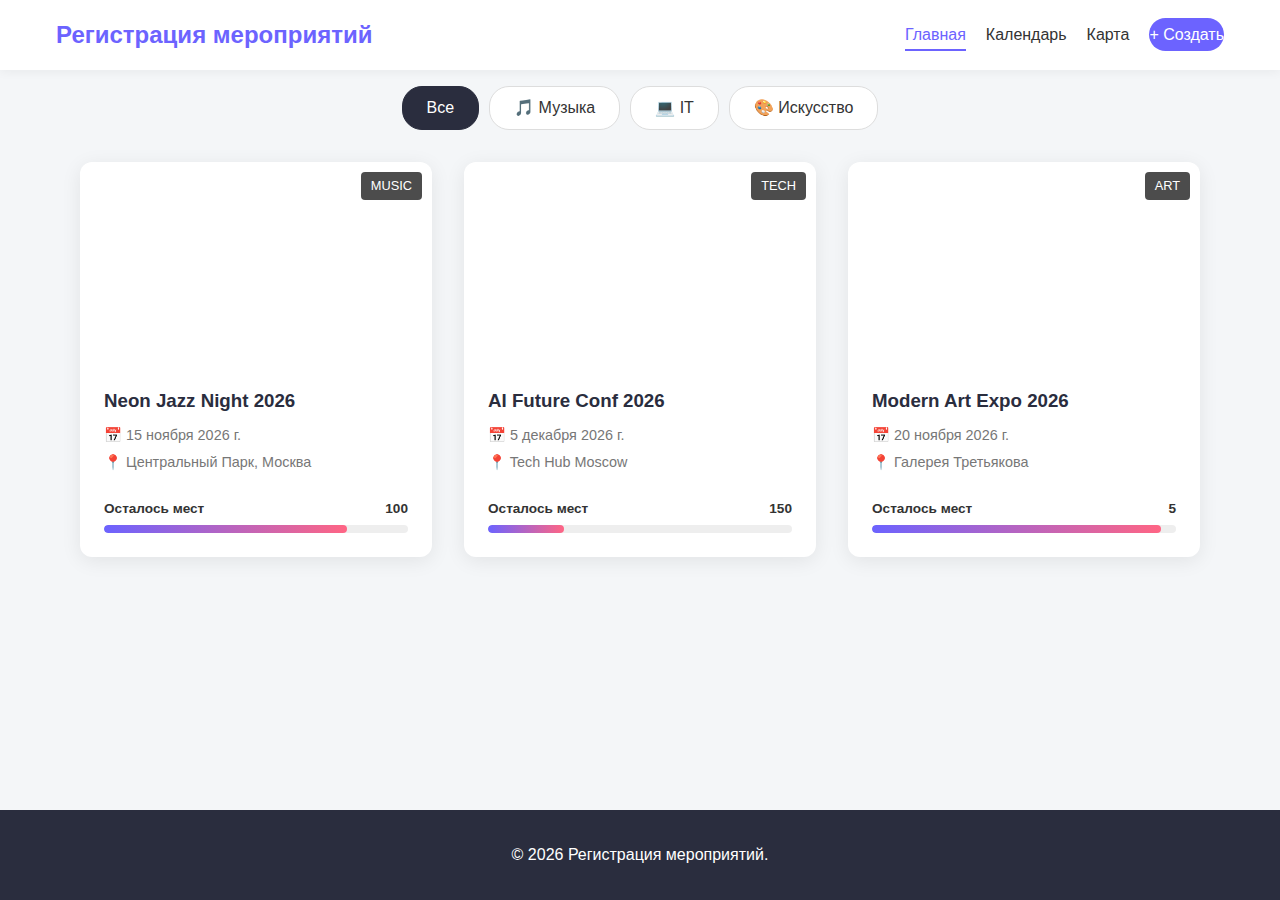
<file: index.html>
<!DOCTYPE html>
<html lang="ru">
<head>
    <meta charset="UTF-8">
    <meta name="viewport" content="width=device-width, initial-scale=1.0">
    <title>Регистрация мероприятий - Главная</title>
    <link rel="stylesheet" href="style.css">
</head>
<body>
    <header class="site-header">
        <div class="container header-content">
            <a href="index.html" class="logo">Регистрация мероприятий</a>
            <nav class="main-nav">
                <ul>
                    <li><a href="index.html" class="active">Главная</a></li>
                    <li><a href="calendar.html">Календарь</a></li>
                    <li><a href="map.html">Карта</a></li>
                    <li><a href="create.html" class="btn-create-nav">+ Создать</a></li>
                </ul>
            </nav>
            <div class="mobile-menu-icon">☰</div>
        </div>
    </header>

    <main class="container">
        <section class="filters-section">
            <input type="radio" name="category-filter" id="filter-all" checked>
            <input type="radio" name="category-filter" id="filter-music">
            <input type="radio" name="category-filter" id="filter-tech">
            <input type="radio" name="category-filter" id="filter-art">

            <div class="filter-buttons">
                <label for="filter-all" class="filter-btn">Все</label>
                <label for="filter-music" class="filter-btn">🎵 Музыка</label>
                <label for="filter-tech" class="filter-btn">💻 IT</label>
                <label for="filter-art" class="filter-btn">🎨 Искусство</label>
            </div>

            <div class="events-grid" id="events-container">
            </div>
        </section>
    </main>

    <footer class="site-footer">
        <div class="container"><p>&copy; 2026 Регистрация мероприятий.</p></div>
    </footer>

    <script>
        const STORAGE_KEY = 'eventfinder_data_2026_v2'; 

        const IMAGES = {
            music: "https://images.unsplash.com/photo-1459749411177-287ce38e8b7c?auto=format&fit=crop&w=800&q=80",
            tech: "https://images.unsplash.com/photo-1544531586-fde5298cdd40?auto=format&fit=crop&w=800&q=80",
            art: "https://images.unsplash.com/photo-1518998053901-5348d3961a04?auto=format&fit=crop&w=800&q=80"
        };

        const DEFAULT_EVENTS = [
            {
                id: 1,
                title: "Neon Jazz Night 2026",
                category: "music",
                date: "2026-11-15",
                location: "Центральный Парк, Москва",
                lat: 55.751244,
                lng: 37.618423,
                totalTickets: 500,
                soldTickets: 400,
                image: IMAGES.music
            },
            {
                id: 2,
                title: "AI Future Conf 2026",
                category: "tech",
                date: "2026-12-05",
                location: "Tech Hub Moscow",
                lat: 55.755814,
                lng: 37.617635,
                totalTickets: 200,
                soldTickets: 50,
                image: IMAGES.tech
            },
            {
                id: 3,
                title: "Modern Art Expo 2026",
                category: "art",
                date: "2026-11-20",
                location: "Галерея Третьякова",
                lat: 55.741456,
                lng: 37.620903,
                totalTickets: 100,
                soldTickets: 95,
                image: IMAGES.art
            }
        ];

        function getEvents() {
            try {
                const stored = localStorage.getItem(STORAGE_KEY);
                if (stored) {
                    return JSON.parse(stored);
                }
            } catch (e) {
                console.error("Ошибка чтения данных:", e);
                localStorage.removeItem(STORAGE_KEY); 
            }
            return DEFAULT_EVENTS;
        }

        function renderEvents(events) {
            const container = document.getElementById('events-container');
            if (!container) return;
            
            container.innerHTML = '';

            if (!events || events.length === 0) {
                container.innerHTML = '<p style="grid-column: 1/-1; text-align: center; padding: 2rem;">Событий пока нет. <a href="create.html" style="color:var(--primary)">Создайте первое!</a></p>';
                return;
            }

            events.forEach(event => {
                const percent = Math.min(100, (event.soldTickets / event.totalTickets) * 100);
                const left = event.totalTickets - event.soldTickets;
                const catName = event.category === 'music' ? 'Music' : event.category === 'tech' ? 'Tech' : 'Art';
                
                let dateStr = event.date;
                try {
                    dateStr = new Date(event.date).toLocaleDateString('ru-RU', {day:'numeric', month:'long', year:'numeric'});
                } catch(e) {}

                const card = document.createElement('article');
                card.className = `event-card cat-${event.category} show-all show-${event.category}`;
                card.innerHTML = `
                    <div class="card-image">
                        <img src="${event.image || IMAGES[event.category]}" alt="${event.title}" loading="lazy" onerror="this.src='https://via.placeholder.com/800x600?text=No+Image'">
                        <span class="badge">${catName}</span>
                    </div>
                    <div class="card-content">
                        <h3>${event.title || 'Без названия'}</h3>
                        <p class="date">📅 ${dateStr}</p>
                        <p class="location">📍 ${event.location || 'Место не указано'}</p>
                        <div class="ticket-progress">
                            <div class="progress-info"><span>Осталось мест</span><span>${left}</span></div>
                            <div class="progress-bar"><div class="progress-fill" style="width: ${percent}%"></div></div>
                        </div>
                    </div>
                `;
                container.appendChild(card);
            });
            
            initFilters();
        }

        function initFilters() {
            const filterBtns = document.querySelectorAll('.filter-btn');
            const allCards = document.querySelectorAll('.event-card');
            
            filterBtns.forEach(btn => {
                btn.onclick = function() {
                    filterBtns.forEach(b => b.classList.remove('active'));
                    this.classList.add('active');
                    
                    const category = this.getAttribute('for').replace('filter-', '');
                    
                    allCards.forEach(card => {
                        if (category === 'all') {
                            card.style.display = 'block';
                        } else {
                            card.style.display = card.classList.contains(`show-${category}`) ? 'block' : 'none';
                        }
                    });
                };
            });
        }

        document.addEventListener('DOMContentLoaded', () => {
            try {
                const events = getEvents();
                renderEvents(events);
            } catch (e) {
                console.error("Критическая ошибка при запуске:", e);
                document.getElementById('events-container').innerHTML = '<p>Произошла ошибка при загрузке событий. Попробуйте обновить страницу.</p>';
            }
        });
    </script>
</body>
</html>
</file>
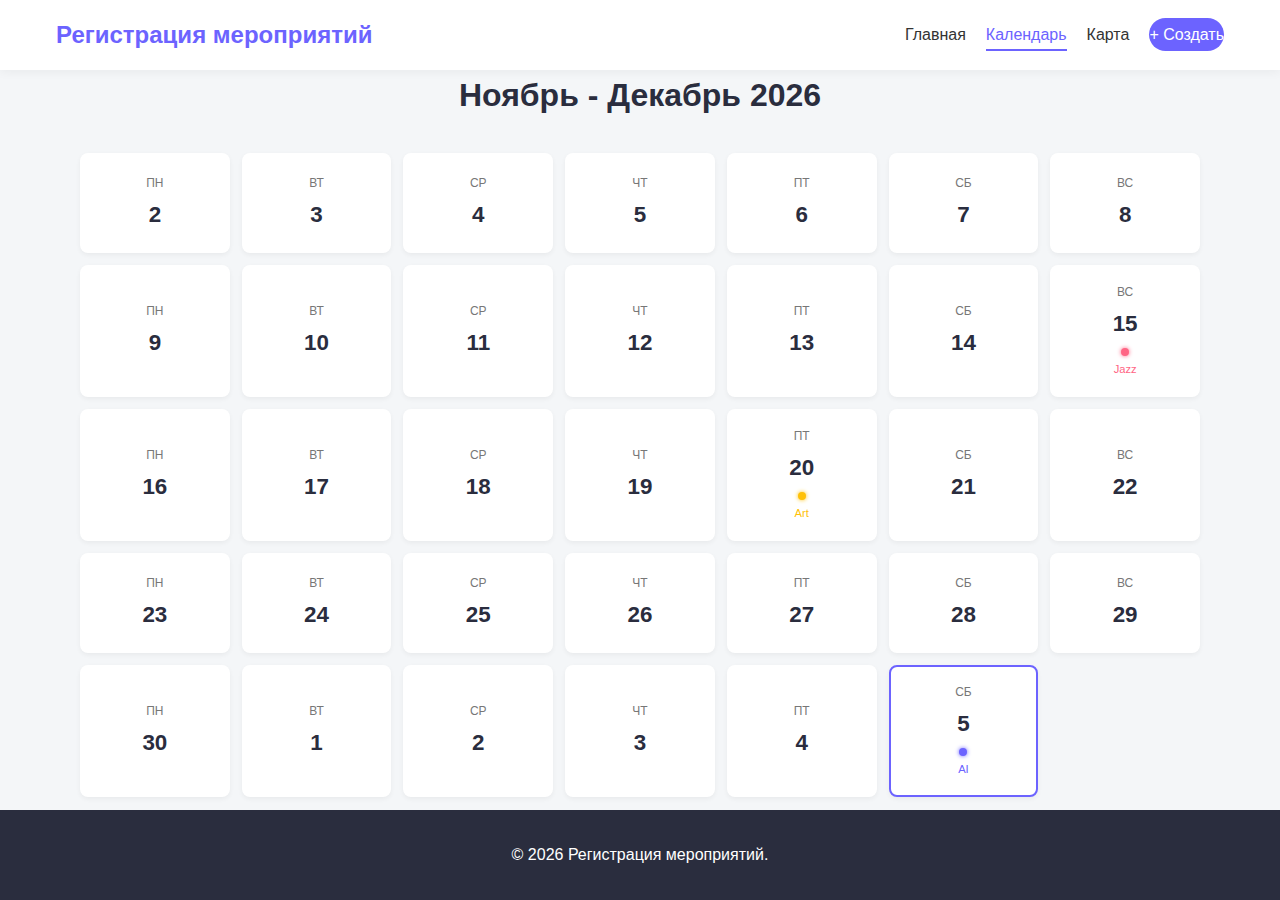
<file: calendar.html>
<!DOCTYPE html>
<html lang="ru">
<head>
    <meta charset="UTF-8">
    <meta name="viewport" content="width=device-width, initial-scale=1.0">
    <title>Регистрация мероприятий - Календарь</title>
    <link rel="stylesheet" href="style.css">
</head>
<body>
    <header class="site-header">
        <div class="container header-content">
            <a href="main.html" class="logo">Регистрация мероприятий</a>
            <nav class="main-nav">
                <ul>
                    <li><a href="index.html">Главная</a></li>
                    <li><a href="calendar.html" class="active">Календарь</a></li>
                    <li><a href="map.html">Карта</a></li>
                    <li><a href="create.html" class="btn-create-nav">+ Создать</a></li>
                </ul>
            </nav>
            <div class="mobile-menu-icon">☰</div>
        </div>
    </header>

    <main class="container">
        <section class="calendar-section">
            <h1>Ноябрь - Декабрь 2026</h1>
            
            <input type="checkbox" id="modal-1" class="modal-trigger">
            <input type="checkbox" id="modal-2" class="modal-trigger">
            <input type="checkbox" id="modal-3" class="modal-trigger">

            <div class="calendar-grid">
                <div class="calendar-day"><span class="day-name">Пн</span><span class="day-num">2</span></div>
                <div class="calendar-day"><span class="day-name">Вт</span><span class="day-num">3</span></div>
                <div class="calendar-day"><span class="day-name">Ср</span><span class="day-num">4</span></div>
                <div class="calendar-day"><span class="day-name">Чт</span><span class="day-num">5</span></div>
                <div class="calendar-day"><span class="day-name">Пт</span><span class="day-num">6</span></div>
                <div class="calendar-day"><span class="day-name">Сб</span><span class="day-num">7</span></div>
                <div class="calendar-day"><span class="day-name">Вс</span><span class="day-num">8</span></div>
                <div class="calendar-day"><span class="day-name">Пн</span><span class="day-num">9</span></div>
                <div class="calendar-day"><span class="day-name">Вт</span><span class="day-num">10</span></div>
                <div class="calendar-day"><span class="day-name">Ср</span><span class="day-num">11</span></div>
                <div class="calendar-day"><span class="day-name">Чт</span><span class="day-num">12</span></div>
                <div class="calendar-day"><span class="day-name">Пт</span><span class="day-num">13</span></div>
                <div class="calendar-day"><span class="day-name">Сб</span><span class="day-num">14</span></div>

                <label for="modal-1" class="calendar-day">
                    <span class="day-name">Вс</span>
                    <span class="day-num">15</span>
                    <span class="event-dot music"></span>
                    <span style="font-size: 0.7rem; margin-top: 5px; color: var(--accent);">Jazz</span>
                </label>

                <div class="calendar-day"><span class="day-name">Пн</span><span class="day-num">16</span></div>
                <div class="calendar-day"><span class="day-name">Вт</span><span class="day-num">17</span></div>
                <div class="calendar-day"><span class="day-name">Ср</span><span class="day-num">18</span></div>
                <div class="calendar-day"><span class="day-name">Чт</span><span class="day-num">19</span></div>

                <label for="modal-2" class="calendar-day">
                    <span class="day-name">Пт</span>
                    <span class="day-num">20</span>
                    <span class="event-dot art"></span>
                    <span style="font-size: 0.7rem; margin-top: 5px; color: #FFC107;">Art</span>
                </label>

                <div class="calendar-day"><span class="day-name">Сб</span><span class="day-num">21</span></div>
                <div class="calendar-day"><span class="day-name">Вс</span><span class="day-num">22</span></div>
                <div class="calendar-day"><span class="day-name">Пн</span><span class="day-num">23</span></div>
                <div class="calendar-day"><span class="day-name">Вт</span><span class="day-num">24</span></div>
                <div class="calendar-day"><span class="day-name">Ср</span><span class="day-num">25</span></div>
                <div class="calendar-day"><span class="day-name">Чт</span><span class="day-num">26</span></div>
                <div class="calendar-day"><span class="day-name">Пт</span><span class="day-num">27</span></div>
                <div class="calendar-day"><span class="day-name">Сб</span><span class="day-num">28</span></div>
                <div class="calendar-day"><span class="day-name">Вс</span><span class="day-num">29</span></div>
                <div class="calendar-day"><span class="day-name">Пн</span><span class="day-num">30</span></div>

                <div class="calendar-day"><span class="day-name">Вт</span><span class="day-num">1</span></div>
                
                 <div class="calendar-day"><span class="day-name">Ср</span><span class="day-num">2</span></div>
                 <div class="calendar-day"><span class="day-name">Чт</span><span class="day-num">3</span></div>
                 <div class="calendar-day"><span class="day-name">Пт</span><span class="day-num">4</span></div>
                 
                 <label for="modal-3" class="calendar-day" style="border-color: var(--primary);">
                    <span class="day-name">Сб</span>
                    <span class="day-num">5</span>
                    <span class="event-dot tech"></span>
                    <span style="font-size: 0.7rem; margin-top: 5px; color: var(--primary);">AI</span>
                </label>
            </div>

            <div class="modal-overlay modal-overlay-1">
                <div class="modal-content">
                    <label for="modal-1" class="close-modal">&times;</label>
                    <h3>🎵 Neon Jazz Night 2026</h3>
                    <p><strong>Дата:</strong> 15 Ноября 2026, Воскресенье</p>
                    <p><strong>Время:</strong> 19:00 - 23:00</p>
                    <p><strong>Место:</strong> Центральный Парк, Москва</p>
                    <p>Вечер живой джазовой музыки под открытым небом.</p>
                    <p style="color: var(--accent); font-weight: bold;">Осталось билетов: 20%</p>
                </div>
            </div>

            <div class="modal-overlay modal-overlay-2">
                <div class="modal-content">
                    <label for="modal-2" class="close-modal">&times;</label>
                    <h3>🎨 Modern Art Expo 2026</h3>
                    <p><strong>Дата:</strong> 20 Ноября 2026, Пятница</p>
                    <p><strong>Время:</strong> 10:00 - 20:00</p>
                    <p><strong>Место:</strong> Галерея Третьякова</p>
                    <p>Выставка современного искусства молодых авторов.</p>
                    <p style="color: #FFC107; font-weight: bold;">Осталось билетов: 5%</p>
                </div>
            </div>

            <div class="modal-overlay modal-overlay-3">
                <div class="modal-content">
                    <label for="modal-3" class="close-modal">&times;</label>
                    <h3>💻 AI Future Conference 2026</h3>
                    <p><strong>Дата:</strong> 5 Декабря 2026, Суббота</p>
                    <p><strong>Время:</strong> 09:00 - 18:00</p>
                    <p><strong>Место:</strong> Tech Hub Moscow</p>
                    <p>Крупнейшая конференция по искусственному интеллекту.</p>
                    <p style="color: var(--primary); font-weight: bold;">Осталось билетов: 75%</p>
                </div>
            </div>

        </section>
    </main>

    <footer class="site-footer">
        <div class="container"><p>&copy; 2026 Регистрация мероприятий.</p></div>
    </footer>
</body>
</html>
</file>
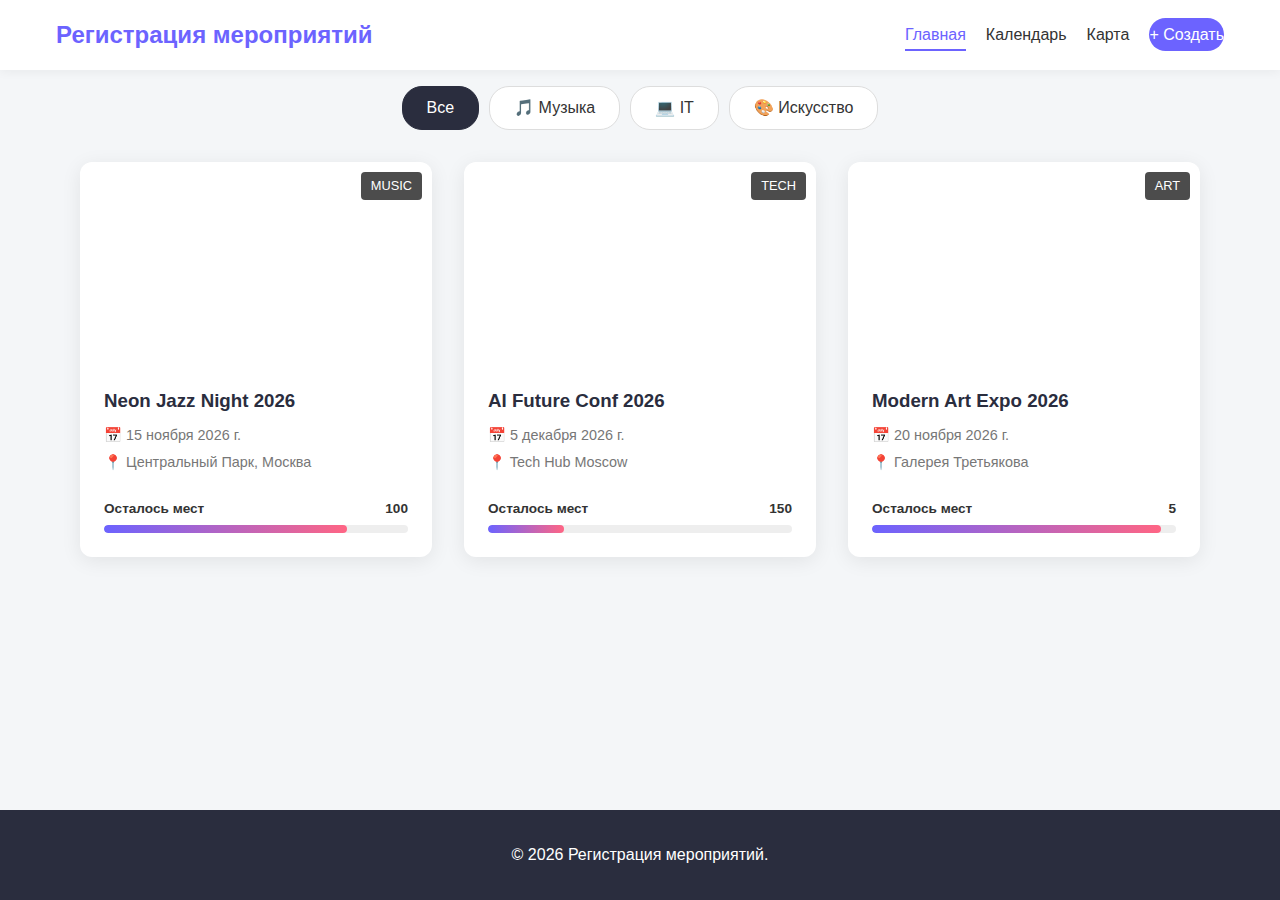
<file: main.html>
<!DOCTYPE html>
<html lang="ru">
<head>
    <meta charset="UTF-8">
    <meta name="viewport" content="width=device-width, initial-scale=1.0">
    <title>Регистрация мероприятий - Главная</title>
    <link rel="stylesheet" href="style.css">
</head>
<body>
    <header class="site-header">
        <div class="container header-content">
            <a href="main.html" class="logo">Регистрация мероприятий</a>
            <nav class="main-nav">
                <ul>
                    <li><a href="index.html" class="active">Главная</a></li>
                    <li><a href="calendar.html">Календарь</a></li>
                    <li><a href="map.html">Карта</a></li>
                    <li><a href="create.html" class="btn-create-nav">+ Создать</a></li>
                </ul>
            </nav>
            <div class="mobile-menu-icon">☰</div>
        </div>
    </header>

    <main class="container">
        <section class="filters-section">
            <input type="radio" name="category-filter" id="filter-all" checked>
            <input type="radio" name="category-filter" id="filter-music">
            <input type="radio" name="category-filter" id="filter-tech">
            <input type="radio" name="category-filter" id="filter-art">

            <div class="filter-buttons">
                <label for="filter-all" class="filter-btn">Все</label>
                <label for="filter-music" class="filter-btn">🎵 Музыка</label>
                <label for="filter-tech" class="filter-btn">💻 IT</label>
                <label for="filter-art" class="filter-btn">🎨 Искусство</label>
            </div>

            <div class="events-grid" id="events-container">
            </div>
        </section>
    </main>

    <footer class="site-footer">
        <div class="container"><p>&copy; 2026 Регистрация мероприятий.</p></div>
    </footer>

    <script>
        const STORAGE_KEY = 'eventfinder_data_2026_v2'; 

        const IMAGES = {
            music: "https://images.unsplash.com/photo-1459749411177-287ce38e8b7c?auto=format&fit=crop&w=800&q=80",
            tech: "https://images.unsplash.com/photo-1544531586-fde5298cdd40?auto=format&fit=crop&w=800&q=80",
            art: "https://images.unsplash.com/photo-1518998053901-5348d3961a04?auto=format&fit=crop&w=800&q=80"
        };

        const DEFAULT_EVENTS = [
            {
                id: 1,
                title: "Neon Jazz Night 2026",
                category: "music",
                date: "2026-11-15",
                location: "Центральный Парк, Москва",
                lat: 55.751244,
                lng: 37.618423,
                totalTickets: 500,
                soldTickets: 400,
                image: IMAGES.music
            },
            {
                id: 2,
                title: "AI Future Conf 2026",
                category: "tech",
                date: "2026-12-05",
                location: "Tech Hub Moscow",
                lat: 55.755814,
                lng: 37.617635,
                totalTickets: 200,
                soldTickets: 50,
                image: IMAGES.tech
            },
            {
                id: 3,
                title: "Modern Art Expo 2026",
                category: "art",
                date: "2026-11-20",
                location: "Галерея Третьякова",
                lat: 55.741456,
                lng: 37.620903,
                totalTickets: 100,
                soldTickets: 95,
                image: IMAGES.art
            }
        ];

        function getEvents() {
            try {
                const stored = localStorage.getItem(STORAGE_KEY);
                if (stored) {
                    return JSON.parse(stored);
                }
            } catch (e) {
                console.error("Ошибка чтения данных:", e);
                localStorage.removeItem(STORAGE_KEY); 
            }
            return DEFAULT_EVENTS;
        }

        function renderEvents(events) {
            const container = document.getElementById('events-container');
            if (!container) return;
            
            container.innerHTML = '';

            if (!events || events.length === 0) {
                container.innerHTML = '<p style="grid-column: 1/-1; text-align: center; padding: 2rem;">Событий пока нет. <a href="create.html" style="color:var(--primary)">Создайте первое!</a></p>';
                return;
            }

            events.forEach(event => {
                const percent = Math.min(100, (event.soldTickets / event.totalTickets) * 100);
                const left = event.totalTickets - event.soldTickets;
                const catName = event.category === 'music' ? 'Music' : event.category === 'tech' ? 'Tech' : 'Art';
                
                let dateStr = event.date;
                try {
                    dateStr = new Date(event.date).toLocaleDateString('ru-RU', {day:'numeric', month:'long', year:'numeric'});
                } catch(e) {}

                const card = document.createElement('article');
                card.className = `event-card cat-${event.category} show-all show-${event.category}`;
                card.innerHTML = `
                    <div class="card-image">
                        <img src="${event.image || IMAGES[event.category]}" alt="${event.title}" loading="lazy" onerror="this.src='https://via.placeholder.com/800x600?text=No+Image'">
                        <span class="badge">${catName}</span>
                    </div>
                    <div class="card-content">
                        <h3>${event.title || 'Без названия'}</h3>
                        <p class="date">📅 ${dateStr}</p>
                        <p class="location">📍 ${event.location || 'Место не указано'}</p>
                        <div class="ticket-progress">
                            <div class="progress-info"><span>Осталось мест</span><span>${left}</span></div>
                            <div class="progress-bar"><div class="progress-fill" style="width: ${percent}%"></div></div>
                        </div>
                    </div>
                `;
                container.appendChild(card);
            });
            
            initFilters();
        }

        function initFilters() {
            const filterBtns = document.querySelectorAll('.filter-btn');
            const allCards = document.querySelectorAll('.event-card');
            
            filterBtns.forEach(btn => {
                btn.onclick = function() {
                    filterBtns.forEach(b => b.classList.remove('active'));
                    this.classList.add('active');
                    
                    const category = this.getAttribute('for').replace('filter-', '');
                    
                    allCards.forEach(card => {
                        if (category === 'all') {
                            card.style.display = 'block';
                        } else {
                            card.style.display = card.classList.contains(`show-${category}`) ? 'block' : 'none';
                        }
                    });
                };
            });
        }

        document.addEventListener('DOMContentLoaded', () => {
            try {
                const events = getEvents();
                renderEvents(events);
            } catch (e) {
                console.error("Критическая ошибка при запуске:", e);
                document.getElementById('events-container').innerHTML = '<p>Произошла ошибка при загрузке событий. Попробуйте обновить страницу.</p>';
            }
        });
    </script>
</body>
</html>
</file>
<file: style.css>
:root {
    --primary: #6C63FF;
    --secondary: #2A2D3E;
    --accent: #FF6584;
    --bg-light: #F4F6F8;
    --white: #ffffff;
    --text-dark: #333333;
    --text-light: #777777;
    --radius: 12px;
    --shadow: 0 4px 20px rgba(0,0,0,0.08);
    --transition: all 0.3s ease;
}

* { box-sizing: border-box; margin: 0; padding: 0; }

body {
    font-family: 'Segoe UI', Tahoma, Geneva, Verdana, sans-serif;
    background-color: var(--bg-light);
    color: var(--text-dark);
    line-height: 1.6;
    display: flex;
    flex-direction: column;
    min-height: 100vh;
}

img { max-width: 100%; display: block; object-fit: cover; }
a { text-decoration: none; color: inherit; }
ul { list-style: none; }

.container {
    width: 90%;
    max-width: 1200px;
    margin: 0 auto;
    padding: 0 1rem;
}

.site-header {
    background: var(--white);
    position: sticky;
    top: 0;
    z-index: 1000;
    box-shadow: 0 2px 10px rgba(0,0,0,0.05);
    height: 70px;
    display: flex;
    align-items: center;
}

.header-content {
    display: flex;
    justify-content: space-between;
    align-items: center;
    width: 100%;
}

.logo {
    font-size: 1.5rem;
    font-weight: bold;
    color: var(--primary);
}

.main-nav ul {
    display: flex;
    gap: 20px;
    align-items: center;
}

.main-nav a {
    font-weight: 500;
    transition: var(--transition);
    padding: 0.5rem 0;
    position: relative;
}

.main-nav a:hover, .main-nav a.active { color: var(--primary); }
.main-nav a.active::after {
    content: ''; position: absolute; bottom: 0; left: 0;
    width: 100%; height: 2px; background: var(--primary);
}

.btn-create-nav {
    background: var(--primary); color: var(--white);
    padding: 0.5rem 1.2rem; border-radius: 50px;
    transition: var(--transition);
}
.btn-create-nav:hover {
    transform: translateY(-2px);
    box-shadow: 0 5px 15px rgba(108, 99, 255, 0.4);
    color: var(--white);
}

.mobile-menu-icon { display: none; font-size: 1.5rem; cursor: pointer; }

main {
    flex: 1;
    padding: 2rem 0;
    animation: fadeInPage 0.5s ease-out;
}

@keyframes fadeInPage {
    from { opacity: 0; transform: translateY(10px); }
    to { opacity: 1; transform: translateY(0); }
}

.filters-section { padding: 1rem 0; }
input[name="category-filter"] { display: none; }

.filter-buttons {
    display: flex; gap: 10px; margin-bottom: 2rem;
    flex-wrap: wrap; justify-content: center;
}

.filter-btn {
    padding: 0.5rem 1.5rem; border: 1px solid #ddd;
    border-radius: 20px; background: var(--white);
    cursor: pointer; transition: var(--transition); user-select: none;
}
.filter-btn:hover { border-color: var(--primary); color: var(--primary); }

#filter-all:checked ~ .filter-buttons label[for="filter-all"],
#filter-music:checked ~ .filter-buttons label[for="filter-music"],
#filter-tech:checked ~ .filter-buttons label[for="filter-tech"],
#filter-art:checked ~ .filter-buttons label[for="filter-art"] {
    background: var(--secondary); color: var(--white); border-color: var(--secondary);
}

.events-grid {
    display: grid; grid-template-columns: 1fr; gap: 2rem;
}

.event-card {
    display: none; background: var(--white); border-radius: var(--radius);
    overflow: hidden; box-shadow: var(--shadow);
    transition: var(--transition); animation: slideUp 0.6s ease-out;
}
.event-card:hover { transform: translateY(-5px); box-shadow: 0 10px 25px rgba(0,0,0,0.12); }

#filter-all:checked ~ .events-grid .show-all,
#filter-music:checked ~ .events-grid .show-music,
#filter-tech:checked ~ .events-grid .show-tech,
#filter-art:checked ~ .events-grid .show-art { display: block; }

.card-image { height: 200px; position: relative; overflow: hidden; }
.card-image img { width: 100%; height: 100%; transition: transform 0.5s ease; }
.event-card:hover .card-image img { transform: scale(1.1); }

.badge {
    position: absolute; top: 10px; right: 10px;
    background: rgba(0,0,0,0.7); color: white;
    padding: 4px 10px; border-radius: 4px; font-size: 0.8rem; text-transform: uppercase;
}

.card-content { padding: 1.5rem; }
.card-content h3 { margin-bottom: 0.5rem; color: var(--secondary); }
.date, .location { color: var(--text-light); font-size: 0.9rem; margin-bottom: 0.3rem; }

.ticket-progress { margin-top: 1.5rem; }
.progress-info { display: flex; justify-content: space-between; font-size: 0.85rem; font-weight: bold; margin-bottom: 5px; }
.progress-bar { width: 100%; height: 8px; background: #eee; border-radius: 4px; overflow: hidden; }
.progress-fill {
    height: 100%; background: linear-gradient(90deg, var(--primary), var(--accent));
    width: 0; border-radius: 4px;
    animation: loadProgress 1.5s cubic-bezier(0.4, 0, 0.2, 1) forwards;
}
.animate-fill-80 { width: 80%; }
.animate-fill-25 { width: 25%; }
.animate-fill-95 { width: 95%; }

@keyframes loadProgress { from { width: 0; } }
@keyframes slideUp { from { opacity: 0; transform: translateY(20px); } to { opacity: 1; transform: translateY(0); } }

.calendar-section { text-align: center; }
.calendar-section h1 { margin-bottom: 2rem; color: var(--secondary); }

input[type="checkbox"].modal-trigger { display: none; }

.calendar-grid {
    display: grid;
    grid-template-columns: repeat(auto-fit, minmax(110px, 1fr));
    gap: 12px;
}

.calendar-day {
    background: var(--white); padding: 1rem; border-radius: 8px;
    box-shadow: 0 2px 5px rgba(0,0,0,0.05);
    display: flex; flex-direction: column; align-items: center; justify-content: center;
    min-height: 100px; position: relative; cursor: pointer;
    transition: transform 0.2s, border-color 0.2s;
    border: 2px solid transparent;
}

.calendar-day:hover { transform: translateY(-3px); border-color: var(--primary); }

.day-name { font-size: 0.75rem; color: var(--text-light); text-transform: uppercase; margin-bottom: 4px; }
.day-num { font-weight: bold; font-size: 1.4rem; color: var(--secondary); }
.event-dot { width: 8px; height: 8px; border-radius: 50%; margin-top: 6px; box-shadow: 0 0 4px currentColor; }
.event-dot.music { background: var(--accent); color: var(--accent); }
.event-dot.tech { background: var(--primary); color: var(--primary); }
.event-dot.art { background: #FFC107; color: #FFC107; }

.modal-overlay {
    position: fixed; top: 0; left: 0; width: 100%; height: 100%;
    background: rgba(0,0,0,0.6); backdrop-filter: blur(3px);
    z-index: 3000;
    display: none; justify-content: center; align-items: center;
    opacity: 0; transition: opacity 0.3s;
}

.modal-content {
    background: var(--white); padding: 2rem; border-radius: var(--radius);
    max-width: 400px; width: 90%; position: relative;
    transform: translateY(20px); transition: transform 0.3s;
    text-align: left; box-shadow: 0 15px 30px rgba(0,0,0,0.3);
}

.modal-content h3 { color: var(--primary); margin-bottom: 1rem; font-size: 1.4rem; }
.modal-content p { margin-bottom: 0.8rem; line-height: 1.5; color: var(--text-dark); }
.modal-content strong { color: var(--secondary); }

.close-modal {
    position: absolute; top: 10px; right: 15px;
    font-size: 1.8rem; line-height: 1;
    cursor: pointer; color: var(--text-light);
    background: none; border: none; padding: 0;
    transition: color 0.2s;
}
.close-modal:hover { color: var(--accent); }

#modal-1:checked + .modal-overlay-1,
#modal-2:checked + .modal-overlay-2,
#modal-3:checked + .modal-overlay-3 {
    display: flex; opacity: 1;
}

#modal-1:checked + .modal-overlay-1 .modal-content,
#modal-2:checked + .modal-overlay-2 .modal-content,
#modal-3:checked + .modal-overlay-3 .modal-content {
    transform: translateY(0);
}

.map-page-header { text-align: center; margin-bottom: 2rem; }
.css-map-wrapper {
    background: var(--white); padding: 1rem;
    border-radius: var(--radius); box-shadow: var(--shadow);
    position: relative;
}

#main-map {
    width: 100%;
    height: 500px;
    border-radius: 8px;
    z-index: 1;
}

.map-instructions {
    text-align: center;
    color: var(--text-light);
    margin-top: 1rem;
    font-size: 0.9rem;
}

.form-page-header { text-align: center; margin-bottom: 2rem; }
.multi-step-form {
    background: var(--white); padding: 2rem;
    border-radius: var(--radius); box-shadow: var(--shadow);
    max-width: 600px; margin: 0 auto;
}
input[name="step"] { display: none; }
.form-step { display: none; border: none; padding: 0; animation: slideInForm 0.4s ease; }
legend {
    font-size: 1.2rem; font-weight: bold; color: var(--primary);
    margin-bottom: 1rem; width: 100%; border-bottom: 1px solid #eee; padding-bottom: 0.5rem;
}
#step1:checked ~ .step-1, #step2:checked ~ .step-2,
#step3:checked ~ .step-3, #step4:checked ~ .step-4 { display: block; }

.form-group { margin-bottom: 1.5rem; }
.form-group label { display: block; margin-bottom: 0.5rem; font-weight: 500; }
.form-group input, .form-group select, .form-group textarea {
    width: 100%; padding: 0.8rem; border: 1px solid #ddd;
    border-radius: 8px; font-size: 1rem; font-family: inherit;
}
.form-group input:focus, .form-group select:focus, .form-group textarea:focus {
    outline: none; border-color: var(--primary); box-shadow: 0 0 0 3px rgba(108, 99, 255, 0.1);
}
.form-actions { display: flex; justify-content: space-between; margin-top: 2rem; gap: 1rem; }
.btn {
    padding: 0.6rem 1.2rem; border-radius: 50px; cursor: pointer;
    transition: var(--transition); border: none; font-size: 1rem;
    display: inline-block; text-align: center;
}
.btn-next, .btn-submit { background: var(--primary); color: var(--white); }
.btn-prev { background: #ddd; color: var(--text-dark); }
.btn:hover { opacity: 0.9; }

#form-map {
    height: 300px;
    width: 100%;
    border-radius: 8px;
    margin-top: 10px;
    z-index: 1;
}

.success-message {
    background: #f0fff4; border: 1px solid #c6f6d5;
    padding: 1rem; border-radius: 8px; color: #2f855a; margin-bottom: 1rem;
}
.summary-list li { margin-bottom: 0.5rem; border-bottom: 1px dashed #ccc; padding-bottom: 0.2rem; }

@keyframes slideInForm { from { opacity: 0; transform: translateX(20px); } to { opacity: 1; transform: translateX(0); } }

.site-footer {
    background: var(--secondary); color: var(--white);
    padding: 2rem 0; text-align: center; margin-top: auto;
}

@media (min-width: 768px) {
    .events-grid { grid-template-columns: repeat(2, 1fr); }
    .calendar-grid { grid-template-columns: repeat(7, 1fr); }
    .mobile-menu-icon { display: none; }
}
@media (min-width: 1200px) {
    .container { max-width: 1200px; }
    .events-grid { grid-template-columns: repeat(3, 1fr); }
}
@media (max-width: 480px) {
    .main-nav { display: none; }
    .mobile-menu-icon { display: block; }
    .filter-buttons { justify-content: flex-start; overflow-x: auto; padding-bottom: 10px; }
    .filter-btn { white-space: nowrap; }
    .form-actions { flex-direction: column; }
    .btn { width: 100%; margin-bottom: 0.5rem; }
}
</file>
